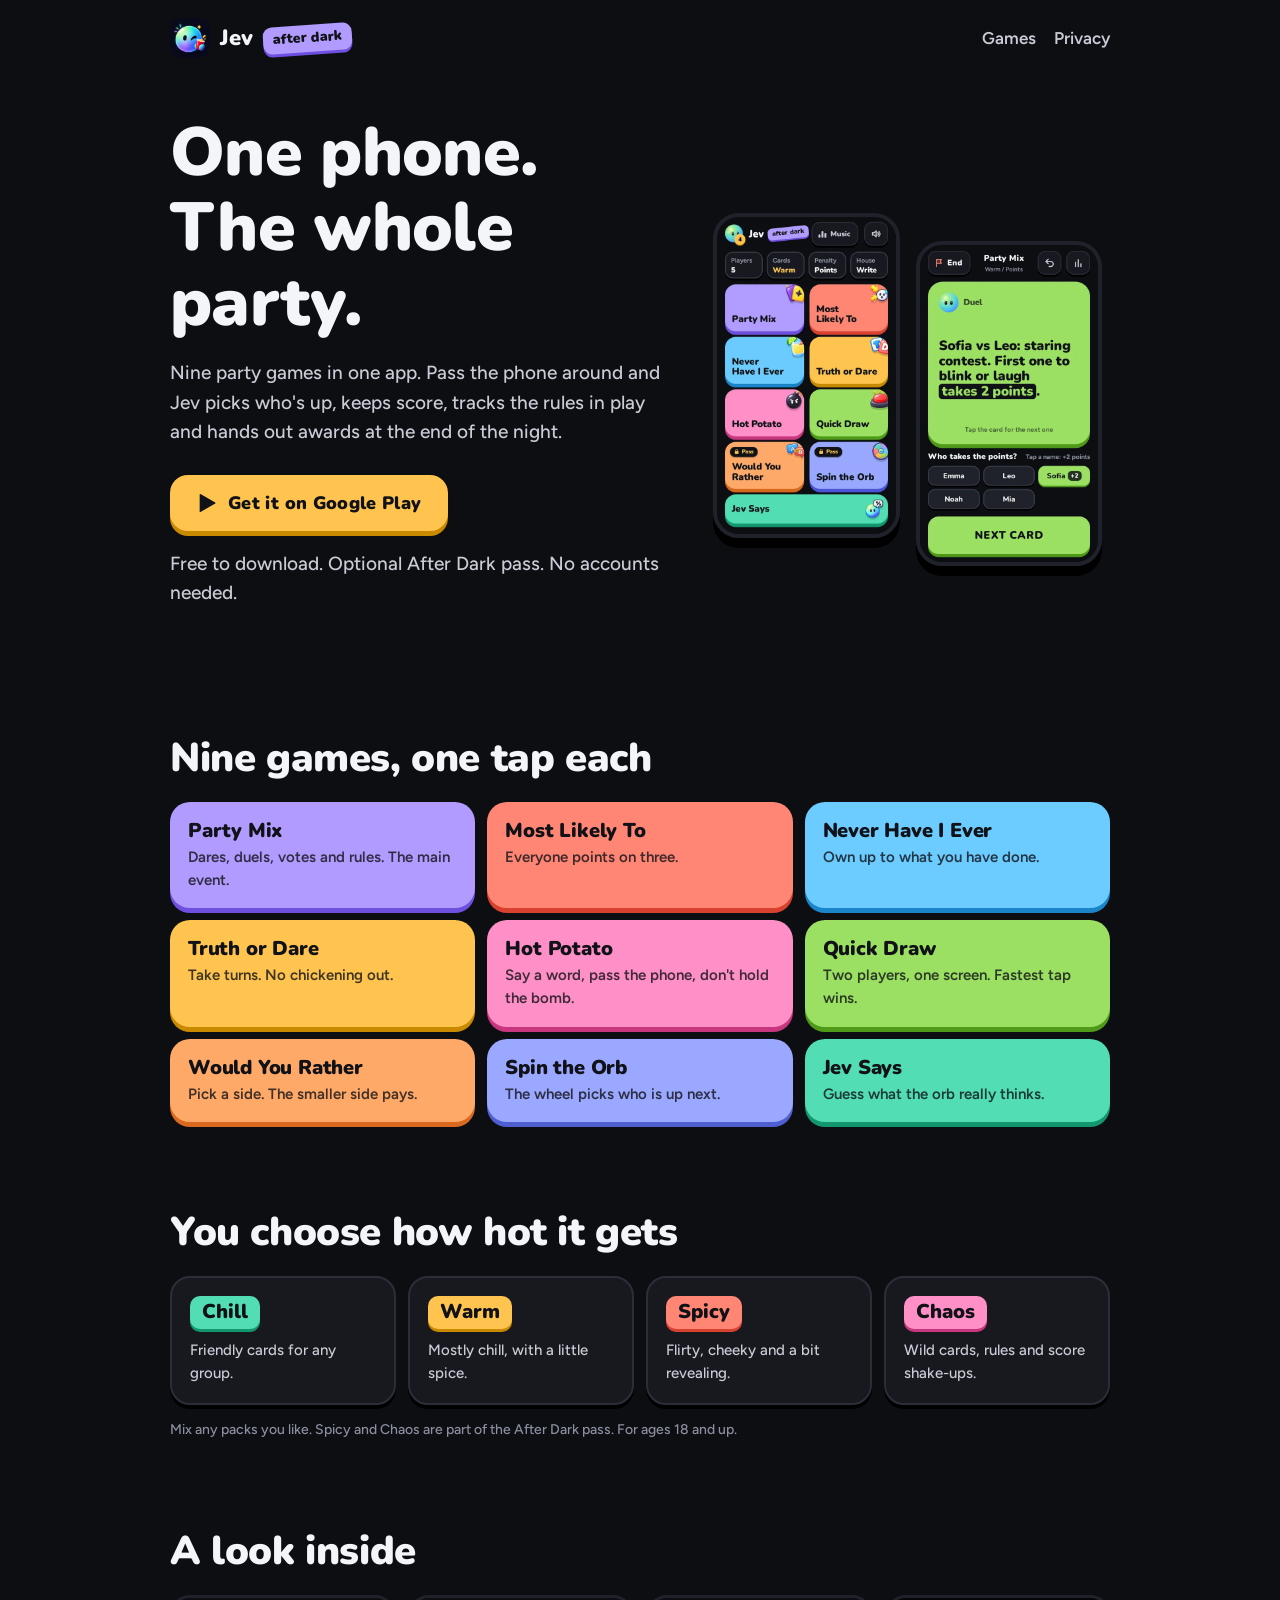
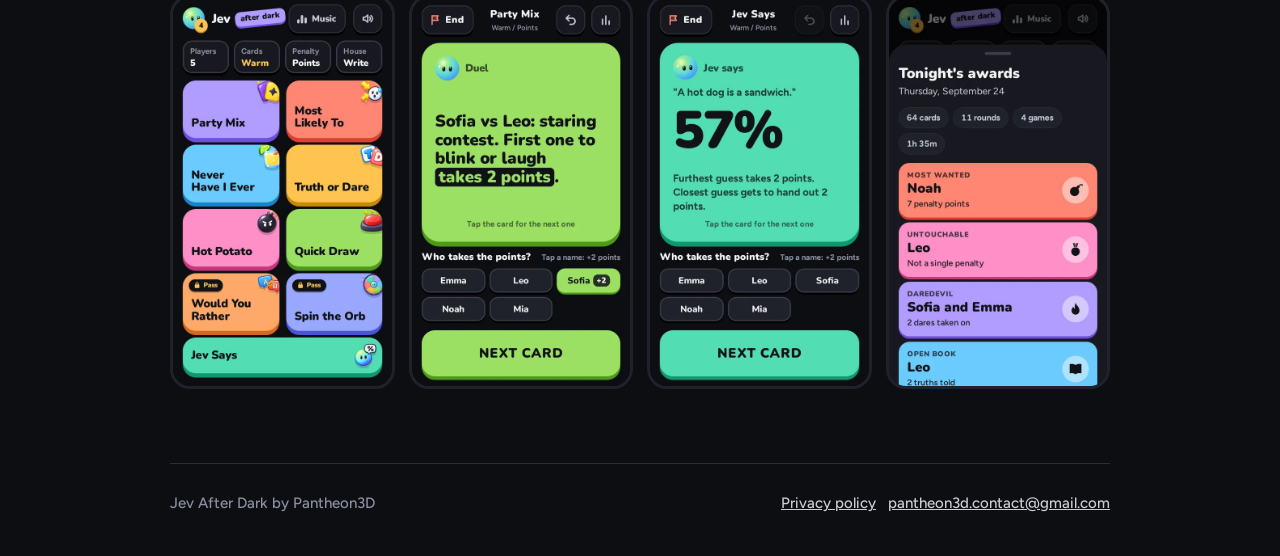
<file: index.html>
<!doctype html>
<html lang="en">
<head>
<meta charset="utf-8">
<meta name="viewport" content="width=device-width, initial-scale=1">
<title>Jev After Dark: the party game for one phone</title>
<meta name="description" content="Nine party games in one app. Pass one phone around: Party Mix, Truth or Dare, Most Likely To, Never Have I Ever and more, with over 1,200 cards from Chill to Chaos.">
<meta property="og:title" content="Jev After Dark">
<meta property="og:description" content="One phone. The whole party. Nine party games and over 1,200 cards.">
<meta property="og:image" content="icon.png">
<link rel="icon" href="favicon.png">
<link rel="preconnect" href="https://fonts.googleapis.com">
<link rel="preconnect" href="https://fonts.gstatic.com" crossorigin>
<link rel="stylesheet" href="https://fonts.googleapis.com/css2?family=Nunito:wght@800;900&family=Figtree:wght@500;600&display=swap">
<link rel="stylesheet" href="style.css">
</head>
<body>
<div class="wrap">
  <header class="top">
    <a class="brand" href="./"><img src="icon.png" alt="">Jev <span class="pill">after dark</span></a>
    <nav class="nav"><a href="#games">Games</a><a href="privacy.html">Privacy</a></nav>
  </header>

  <section class="hero">
    <div>
      <h1>One phone.<br>The whole party.</h1>
      <p>Nine party games in one app. Pass the phone around and Jev picks who's up, keeps score, tracks the rules in play and hands out awards at the end of the night.</p>
      <a class="btn" href="https://play.google.com/store/apps/details?id=com.pantheon3d.jevafterdark"><svg viewBox="0 0 24 24" aria-hidden="true"><path d="M4 2.8v18.4c0 .5.5.8.9.6L21 12.6c.4-.3.4-.9 0-1.2L4.9 2.2c-.4-.2-.9.1-.9.6z" fill="currentColor"/></svg>Get it on Google Play</a>
      <p class="small">Free to download. Optional After Dark pass. No accounts needed.</p>
    </div>
    <div class="phones"><img src="1-home.webp" alt="The Jev After Dark home screen with nine game tiles"><img src="2-party-mix.webp" alt="A Party Mix card"></div>
  </section>

  <section class="section" id="games">
    <h2>Nine games, one tap each</h2>
    <div class="games">
      <div class="game" style="--c:var(--violet);--d:var(--violet-d)"><h3>Party Mix</h3><p>Dares, duels, votes and rules. The main event.</p></div>
      <div class="game" style="--c:var(--coral);--d:var(--coral-d)"><h3>Most Likely To</h3><p>Everyone points on three.</p></div>
      <div class="game" style="--c:var(--sky);--d:var(--sky-d)"><h3>Never Have I Ever</h3><p>Own up to what you have done.</p></div>
      <div class="game" style="--c:var(--amber);--d:var(--amber-d)"><h3>Truth or Dare</h3><p>Take turns. No chickening out.</p></div>
      <div class="game" style="--c:var(--pink);--d:var(--pink-d)"><h3>Hot Potato</h3><p>Say a word, pass the phone, don't hold the bomb.</p></div>
      <div class="game" style="--c:var(--lime);--d:var(--lime-d)"><h3>Quick Draw</h3><p>Two players, one screen. Fastest tap wins.</p></div>
      <div class="game" style="--c:#FFA968;--d:#D8691E"><h3>Would You Rather</h3><p>Pick a side. The smaller side pays.</p></div>
      <div class="game" style="--c:#9AA8FF;--d:#4F5FD0"><h3>Spin the Orb</h3><p>The wheel picks who is up next.</p></div>
      <div class="game" style="--c:var(--mint);--d:var(--mint-d)"><h3>Jev Says</h3><p>Guess what the orb really thinks.</p></div>
    </div>
  </section>

  <section class="section">
    <h2>You choose how hot it gets</h2>
    <div class="heat">
      <div class="lvl" style="--c:var(--mint);--d:var(--mint-d)"><b>Chill</b><p>Friendly cards for any group.</p></div>
      <div class="lvl" style="--c:var(--amber);--d:var(--amber-d)"><b>Warm</b><p>Mostly chill, with a little spice.</p></div>
      <div class="lvl" style="--c:var(--coral);--d:var(--coral-d)"><b>Spicy</b><p>Flirty, cheeky and a bit revealing.</p></div>
      <div class="lvl" style="--c:var(--pink);--d:var(--pink-d)"><b>Chaos</b><p>Wild cards, rules and score shake-ups.</p></div>
    </div>
    <p class="small">Mix any packs you like. Spicy and Chaos are part of the After Dark pass. For ages 18 and up.</p>
  </section>

  <section class="section">
    <h2>A look inside</h2>
    <div class="shots">
      <img src="1-home.webp" alt="Home screen" loading="lazy">
      <img src="2-party-mix.webp" alt="A Party Mix card" loading="lazy">
      <img src="4-jev-says.webp" alt="Jev Says" loading="lazy">
      <img src="5-awards.webp" alt="End of night awards" loading="lazy">
    </div>
  </section>

  <footer class="foot">
    <span>Jev After Dark by Pantheon3D</span>
    <span><a href="privacy.html">Privacy policy</a> &nbsp; <a href="mailto:pantheon3d.contact@gmail.com">pantheon3d.contact@gmail.com</a></span>
  </footer>
</div>
</body>
</html>
</file>
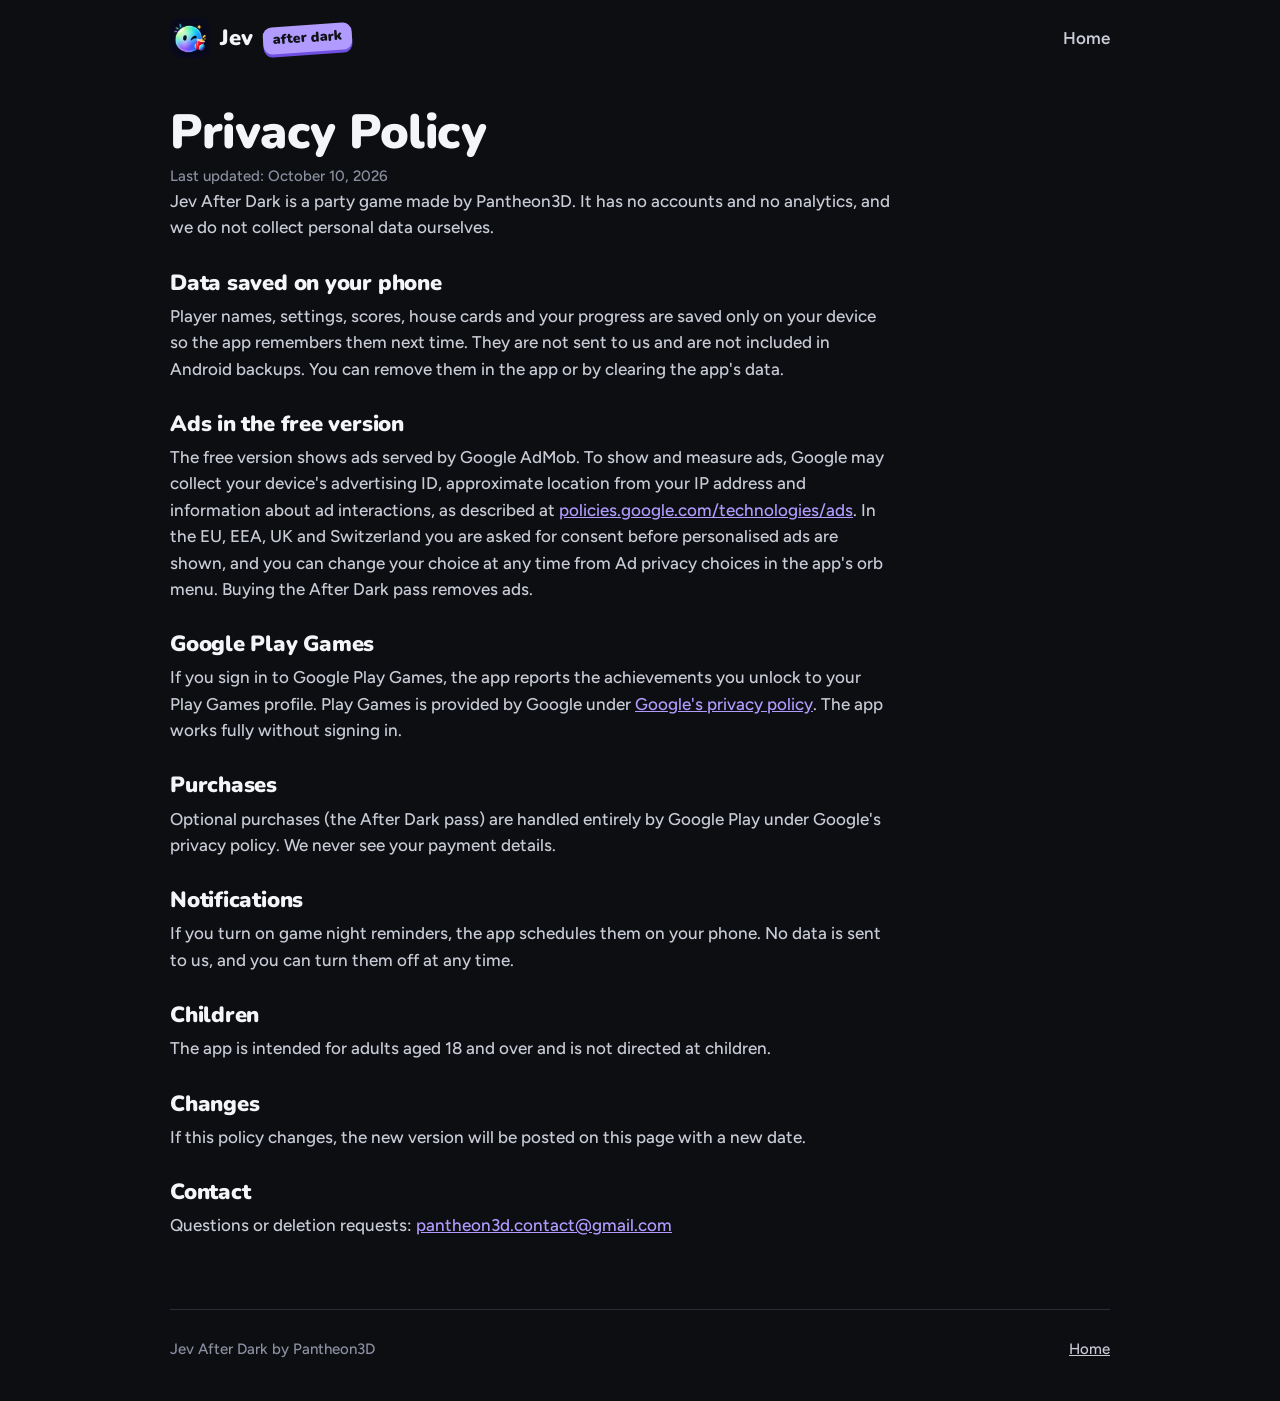
<file: privacy.html>
<!doctype html>
<html lang="en">
<head>
<meta charset="utf-8">
<meta name="viewport" content="width=device-width, initial-scale=1">
<title>Privacy Policy | Jev After Dark</title>
<link rel="icon" href="favicon.png">
<link rel="preconnect" href="https://fonts.googleapis.com">
<link rel="preconnect" href="https://fonts.gstatic.com" crossorigin>
<link rel="stylesheet" href="https://fonts.googleapis.com/css2?family=Nunito:wght@800;900&family=Figtree:wght@500;600&display=swap">
<link rel="stylesheet" href="style.css">
</head>
<body>
<div class="wrap">
  <header class="top">
    <a class="brand" href="./"><img src="icon.png" alt="">Jev <span class="pill">after dark</span></a>
    <nav class="nav"><a href="./">Home</a></nav>
  </header>
  <main class="doc">
    <h1>Privacy Policy</h1>
    <p class="date">Last updated: October 10, 2026</p>

    <p>Jev After Dark is a party game made by Pantheon3D. It has no accounts and no analytics, and we do not collect personal data ourselves.</p>

    <h2>Data saved on your phone</h2>
    <p>Player names, settings, scores, house cards and your progress are saved only on your device so the app remembers them next time. They are not sent to us and are not included in Android backups. You can remove them in the app or by clearing the app's data.</p>

    <h2>Ads in the free version</h2>
    <p>The free version shows ads served by Google AdMob. To show and measure ads, Google may collect your device's advertising ID, approximate location from your IP address and information about ad interactions, as described at <a href="https://policies.google.com/technologies/ads">policies.google.com/technologies/ads</a>. In the EU, EEA, UK and Switzerland you are asked for consent before personalised ads are shown, and you can change your choice at any time from Ad privacy choices in the app's orb menu. Buying the After Dark pass removes ads.</p>

    <h2>Google Play Games</h2>
    <p>If you sign in to Google Play Games, the app reports the achievements you unlock to your Play Games profile. Play Games is provided by Google under <a href="https://policies.google.com/privacy">Google's privacy policy</a>. The app works fully without signing in.</p>

    <h2>Purchases</h2>
    <p>Optional purchases (the After Dark pass) are handled entirely by Google Play under Google's privacy policy. We never see your payment details.</p>

    <h2>Notifications</h2>
    <p>If you turn on game night reminders, the app schedules them on your phone. No data is sent to us, and you can turn them off at any time.</p>

    <h2>Children</h2>
    <p>The app is intended for adults aged 18 and over and is not directed at children.</p>

    <h2>Changes</h2>
    <p>If this policy changes, the new version will be posted on this page with a new date.</p>

    <h2>Contact</h2>
    <p>Questions or deletion requests: <a href="mailto:pantheon3d.contact@gmail.com">pantheon3d.contact@gmail.com</a></p>
  </main>
  <footer class="foot"><span>Jev After Dark by Pantheon3D</span><span><a href="./">Home</a></span></footer>
</div>
</body>
</html>
</file>
<file: style.css>
:root{--bg:#0D0E12;--surface:#17191F;--surface-2:#1F222A;--line:#2B2E38;--ink:#F4F5F8;--ink-2:#C9CCD6;--muted:#8B90A0;--card-ink:#111217;
--violet:#B19BFF;--violet-d:#6E4FE0;--coral:#FF8674;--coral-d:#D9412F;--sky:#6CCBFF;--sky-d:#1A85C9;--amber:#FFC44F;--amber-d:#C98A00;--lime:#9BE063;--lime-d:#4F9A18;--pink:#FF8FC7;--pink-d:#C8367E;--mint:#52DDB4;--mint-d:#12976F;
--display:"Nunito",system-ui,sans-serif;--body:"Figtree",system-ui,sans-serif}
*{box-sizing:border-box;margin:0;padding:0}
html{background:var(--bg)}
body{background:var(--bg);color:var(--ink);font:500 17px/1.55 var(--body);-webkit-font-smoothing:antialiased}
a{color:var(--violet)}
.wrap{max-width:980px;margin:0 auto;padding:0 20px}
h1,h2,h3{font-family:var(--display);font-weight:900;line-height:1.1;letter-spacing:-.01em}
.top{display:flex;align-items:center;justify-content:space-between;gap:12px;padding:18px 0}
.brand{display:flex;align-items:center;gap:10px;color:var(--ink);text-decoration:none;font:900 22px var(--display)}
.brand img{width:40px;height:40px;border-radius:11px}
.pill{display:inline-block;background:var(--violet);color:var(--card-ink);font:900 14px var(--display);padding:3px 10px 5px;border-radius:9px;transform:rotate(-4deg);box-shadow:0 3px 0 var(--violet-d)}
.nav a{color:var(--ink-2);text-decoration:none;font-weight:600;margin-left:18px}
.nav a:hover{color:var(--ink)}
.hero{display:grid;grid-template-columns:minmax(0,1.1fr) minmax(0,.9fr);gap:40px;align-items:center;padding:40px 0 56px}
.hero h1{font-size:clamp(40px,7vw,68px)}
.hero p{color:var(--ink-2);font-size:19px;margin:18px 0 28px;max-width:30em}
.btn{display:inline-flex;align-items:center;gap:10px;background:var(--amber);color:var(--card-ink);font:900 18px var(--display);letter-spacing:.02em;text-decoration:none;padding:16px 26px;border-radius:18px;box-shadow:0 5px 0 var(--amber-d);transition:transform .07s,box-shadow .07s}
.btn:active{transform:translateY(4px);box-shadow:0 1px 0 var(--amber-d)}
.btn svg{width:22px;height:22px}
.small{color:var(--muted);font-size:14px;margin-top:14px}
.phones{display:flex;justify-content:center;gap:16px}
.phones img{width:46%;max-width:230px;border-radius:26px;border:4px solid var(--surface-2);box-shadow:0 10px 0 #000}
.phones img:nth-child(2){transform:translateY(28px)}
.section{padding:44px 0}
.section h2{font-size:clamp(28px,4.5vw,40px);margin-bottom:22px}
.games{display:grid;grid-template-columns:repeat(3,minmax(0,1fr));gap:12px}
.game{border-radius:20px;padding:18px 18px 16px;color:var(--card-ink);background:var(--c);box-shadow:0 5px 0 var(--d)}
.game h3{font-size:20px}
.game p{font-size:15px;font-weight:600;opacity:.8;margin-top:4px}
.heat{display:grid;grid-template-columns:repeat(4,minmax(0,1fr));gap:12px}
.lvl{background:var(--surface);border:2px solid var(--line);border-radius:20px;padding:18px;box-shadow:0 4px 0 #000}
.lvl b{display:inline-block;font:900 20px var(--display);color:var(--card-ink);background:var(--c);padding:2px 12px 4px;border-radius:10px;box-shadow:0 3px 0 var(--d);margin-bottom:10px}
.lvl p{color:var(--ink-2);font-size:15px}
.shots{display:grid;grid-template-columns:repeat(4,minmax(0,1fr));gap:14px}
.shots img{width:100%;border-radius:20px;border:3px solid var(--surface-2)}
.foot{border-top:1px solid var(--line);margin-top:30px;padding:28px 0 40px;color:var(--muted);font-size:15px;display:flex;flex-wrap:wrap;gap:12px 24px;justify-content:space-between}
.foot a{color:var(--ink-2)}
.doc{max-width:720px;padding:20px 0 40px}
.doc h1{font-size:clamp(34px,6vw,48px);margin:10px 0 6px}
.doc h2{font-size:22px;margin:30px 0 8px}
.doc p,.doc li{color:var(--ink-2)}
.doc ul{padding-left:22px;margin:8px 0}
.doc .date{color:var(--muted);font-size:15px}
@media (max-width:760px){
  .hero{grid-template-columns:1fr;padding:20px 0 40px}
  .games{grid-template-columns:repeat(2,minmax(0,1fr))}
  .heat{grid-template-columns:repeat(2,minmax(0,1fr))}
  .shots{grid-template-columns:repeat(2,minmax(0,1fr))}
  .nav a{margin-left:12px;font-size:15px}
}
</file>
